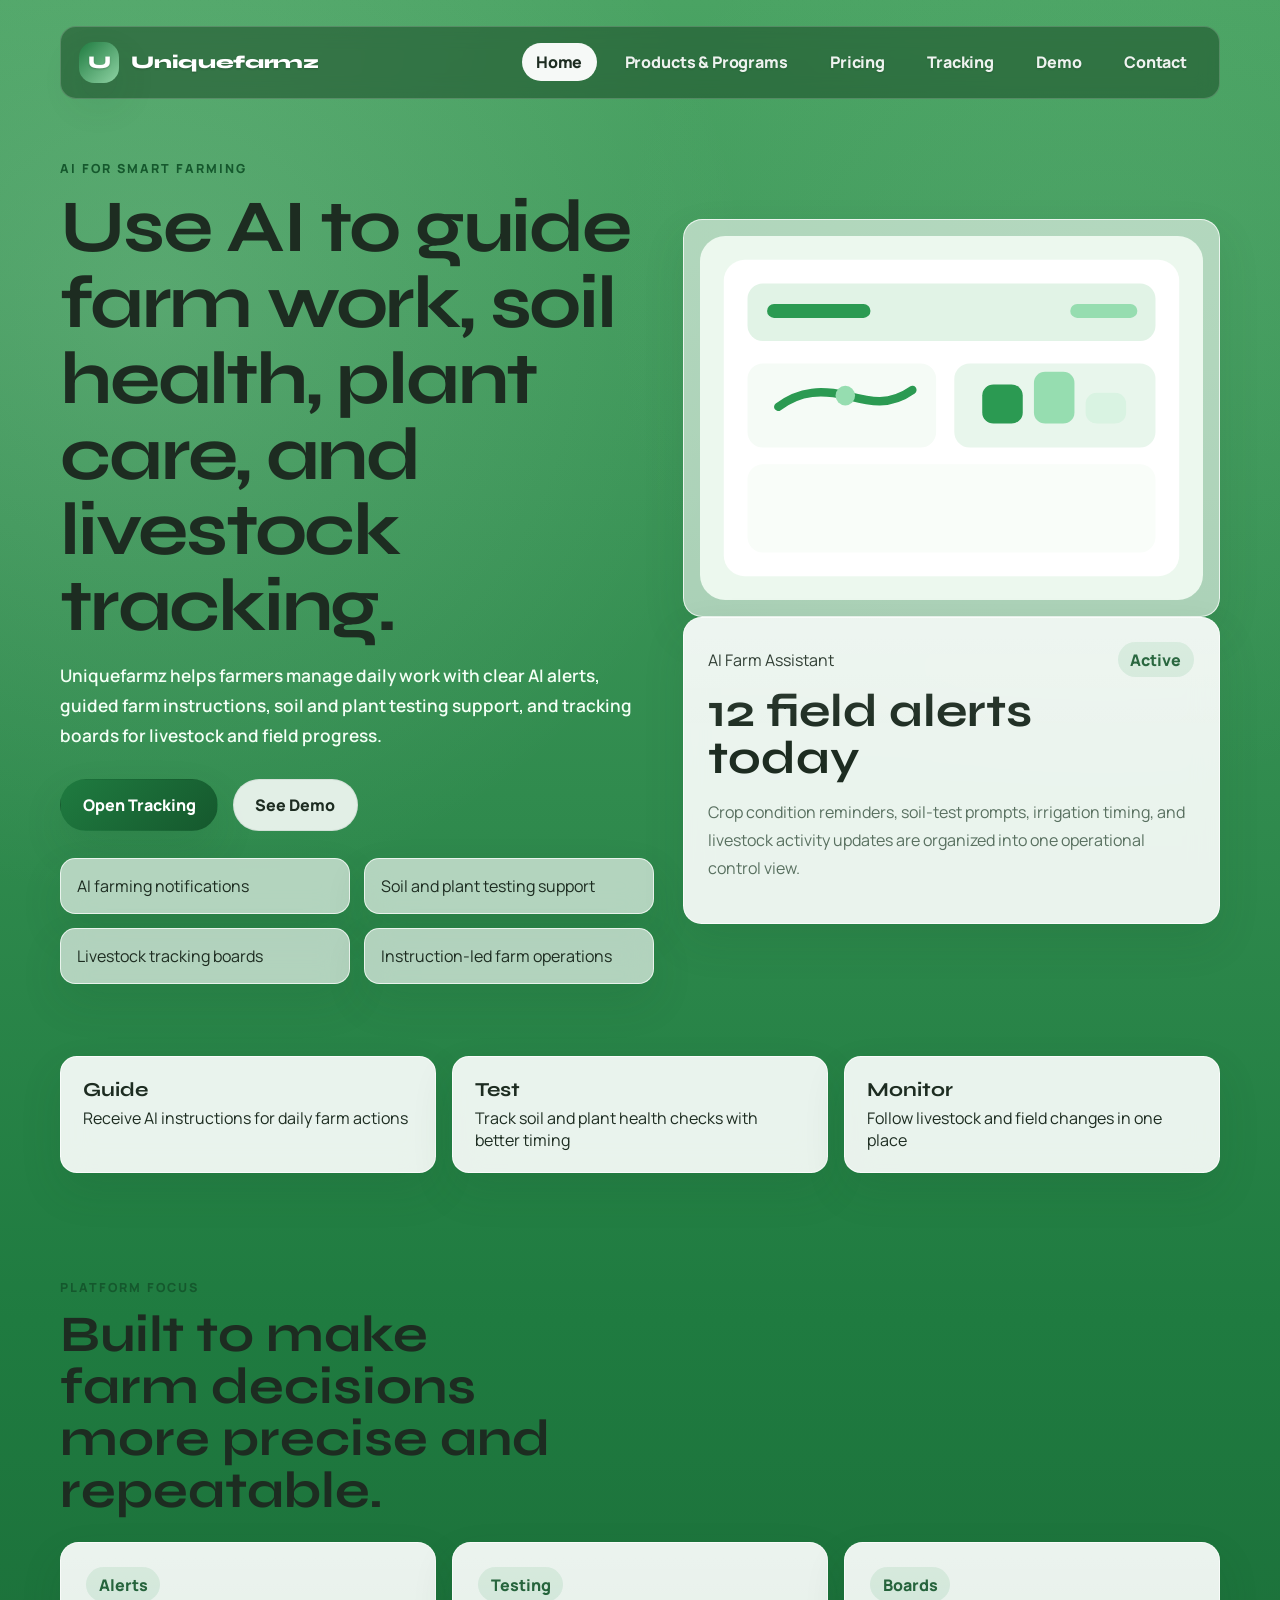
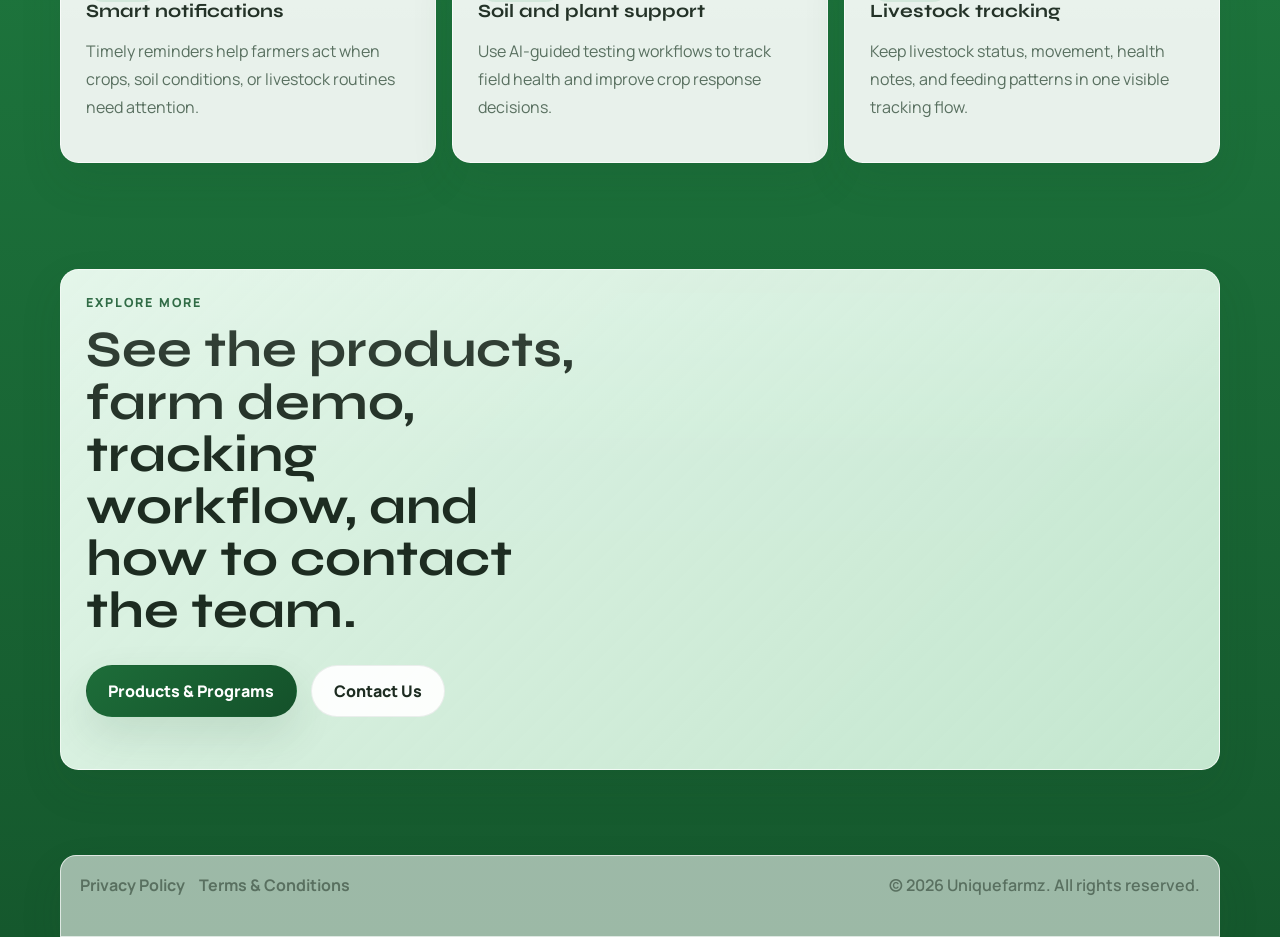
<file: index.html>
<!DOCTYPE html>
<html lang="en">
<head>
  <meta charset="UTF-8">
  <meta name="viewport" content="width=device-width, initial-scale=1.0">
  <title>Uniquefarmz | AI Farming Support Platform</title>
  <meta name="description" content="Uniquefarmz is an AI farming platform that supports soil and plant testing, smart notifications, instructions, and tracking boards for livestock and farm operations.">
  <link rel="preconnect" href="https://fonts.googleapis.com">
  <link rel="preconnect" href="https://fonts.gstatic.com" crossorigin>
  <link href="https://fonts.googleapis.com/css2?family=Syne:wght@500;700;800&family=Manrope:wght@400;500;700;800&display=swap" rel="stylesheet">
  <link rel="stylesheet" href="styles.css">
</head>
<body>
  <div class="site-shell">
    <header class="hero">
      <nav class="topbar">
        <a class="brand" href="index.html">
          <span class="brand-mark">U</span>
          <span class="brand-name">Uniquefarmz</span>
        </a>
        <div class="nav-links">
          <a class="active" href="index.html">Home</a>
          <a href="products.html">Products & Programs</a>
          <a href="pricing.html">Pricing</a>
          <a href="tracking.html">Tracking</a>
          <a href="demo.html">Demo</a>
          <a href="contact.html">Contact</a>
        </div>
      </nav>

      <div class="hero-grid">
        <section class="hero-copy">
          <p class="eyebrow">AI For Smart Farming</p>
          <h1>Use AI to guide farm work, soil health, plant care, and livestock tracking.</h1>
          <p class="lead">Uniquefarmz helps farmers manage daily work with clear AI alerts, guided farm instructions, soil and plant testing support, and tracking boards for livestock and field progress.</p>
          <div class="hero-actions">
            <a class="button button-primary" href="tracking.html">Open Tracking</a>
            <a class="button button-secondary" href="demo.html">See Demo</a>
          </div>
          <ul class="hero-points">
            <li>AI farming notifications</li>
            <li>Soil and plant testing support</li>
            <li>Livestock tracking boards</li>
            <li>Instruction-led farm operations</li>
          </ul>
        </section>

        <aside class="hero-visual">
          <div class="visual-frame">
            <img class="svg-art" src="assets/farm-dashboard.svg" alt="Uniquefarmz farm dashboard illustration">
          </div>
          <div class="status-card">
            <div class="status-row">
              <span>AI Farm Assistant</span>
              <span class="live-pill">Active</span>
            </div>
            <h2>12 field alerts today</h2>
            <p>Crop condition reminders, soil-test prompts, irrigation timing, and livestock activity updates are organized into one operational control view.</p>
          </div>
        </aside>
      </div>
    </header>

    <main>
      <section class="section stat-band">
        <div class="stat-box">
          <strong>Guide</strong>
          <span>Receive AI instructions for daily farm actions</span>
        </div>
        <div class="stat-box">
          <strong>Test</strong>
          <span>Track soil and plant health checks with better timing</span>
        </div>
        <div class="stat-box">
          <strong>Monitor</strong>
          <span>Follow livestock and field changes in one place</span>
        </div>
      </section>

      <section class="section">
        <div class="section-head">
          <p class="eyebrow">Platform Focus</p>
          <h2>Built to make farm decisions more precise and repeatable.</h2>
        </div>
        <div class="feature-grid">
          <article class="feature-card">
            <span class="tag">Alerts</span>
            <h3>Smart notifications</h3>
            <p>Timely reminders help farmers act when crops, soil conditions, or livestock routines need attention.</p>
          </article>
          <article class="feature-card">
            <span class="tag">Testing</span>
            <h3>Soil and plant support</h3>
            <p>Use AI-guided testing workflows to track field health and improve crop response decisions.</p>
          </article>
          <article class="feature-card">
            <span class="tag">Boards</span>
            <h3>Livestock tracking</h3>
            <p>Keep livestock status, movement, health notes, and feeding patterns in one visible tracking flow.</p>
          </article>
        </div>
      </section>

      <section class="section cta-section">
        <div class="cta-card">
          <p class="eyebrow">Explore More</p>
          <h2>See the products, farm demo, tracking workflow, and how to contact the team.</h2>
          <div class="hero-actions">
            <a class="button button-primary" href="products.html">Products & Programs</a>
            <a class="button button-secondary light" href="contact.html">Contact Us</a>
          </div>
        </div>
      </section>
    </main>

    <footer class="site-footer">
      <div class="footer-links">
        <a href="privacy.html">Privacy Policy</a>
        <a href="terms.html">Terms & Conditions</a>
      </div>
      <p>© 2026 Uniquefarmz. All rights reserved.</p>
    </footer>
  </div>
</body>
</html>
</file>
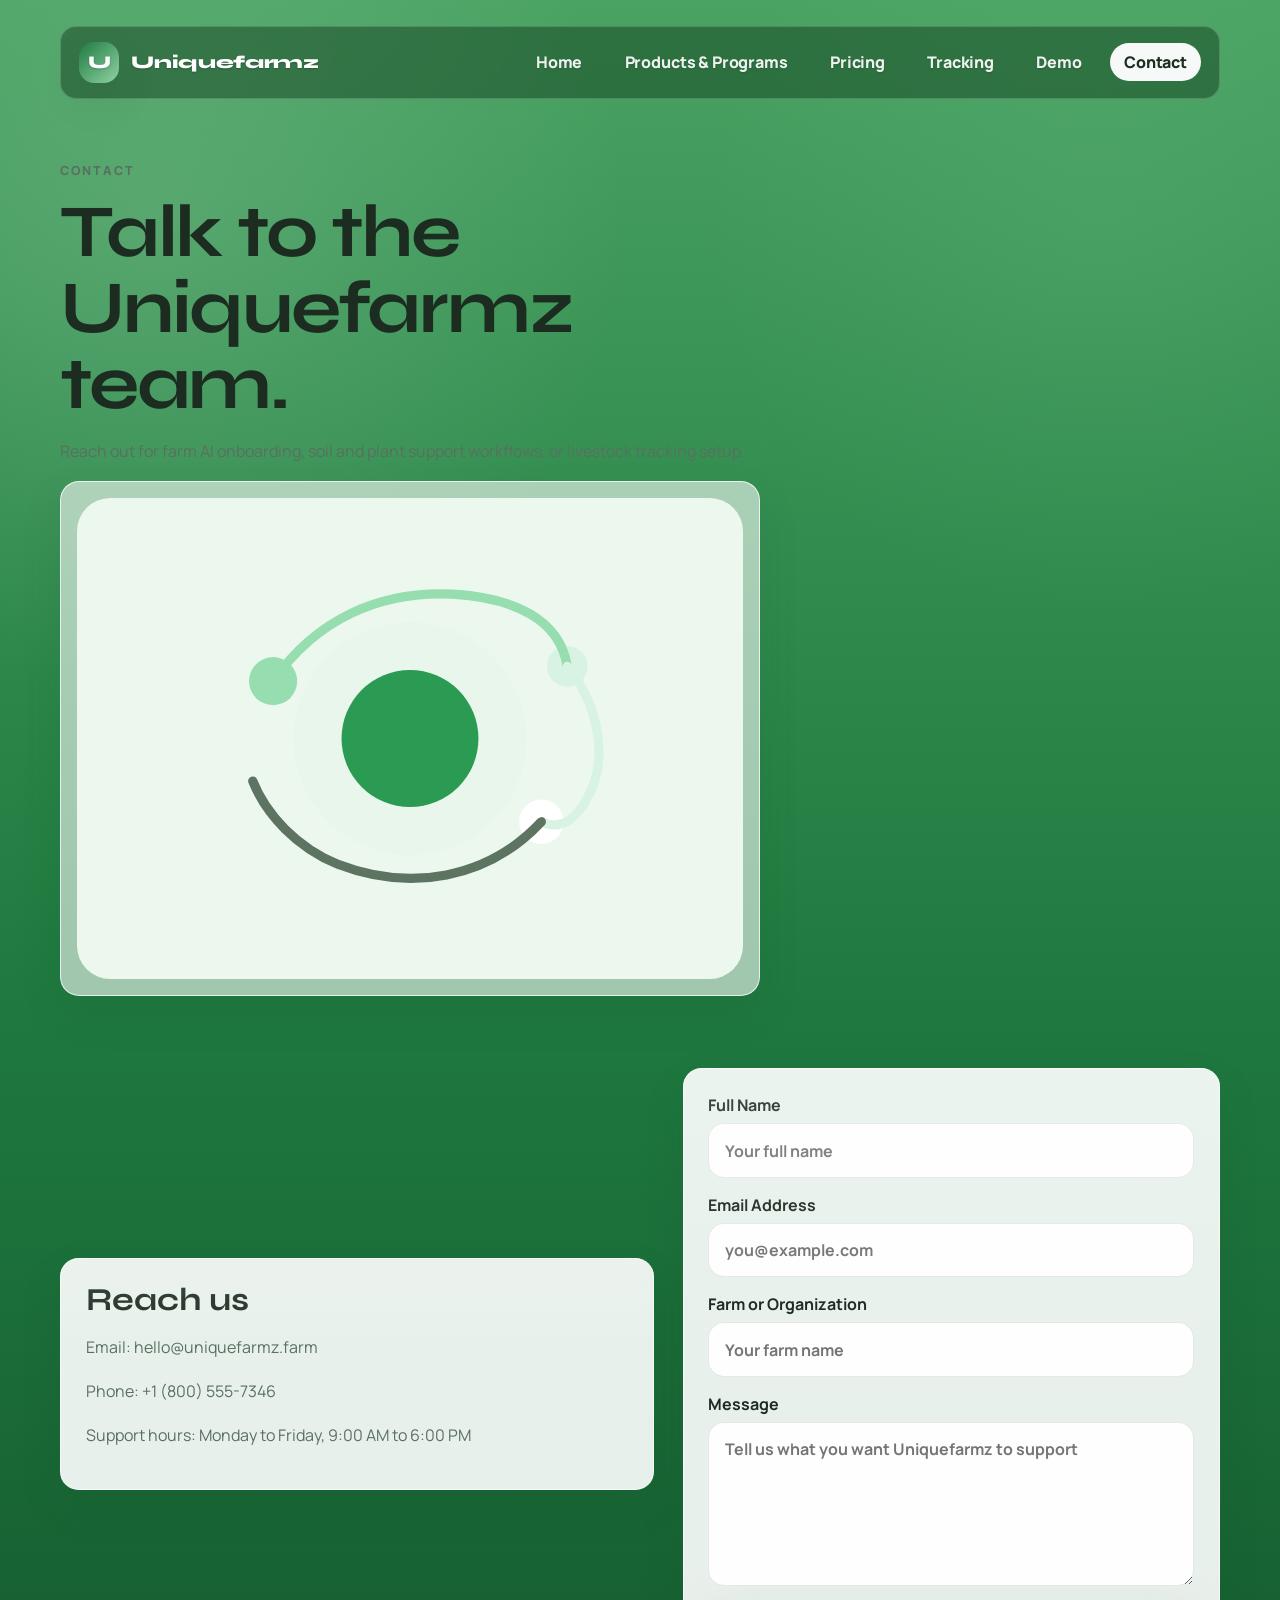
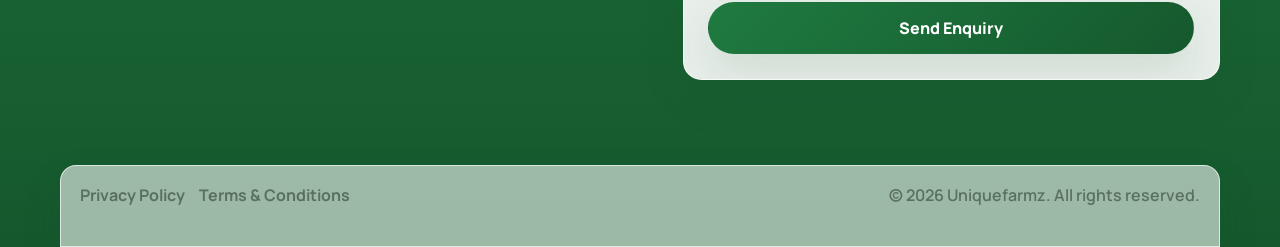
<file: contact.html>
<!DOCTYPE html>
<html lang="en">
<head>
  <meta charset="UTF-8">
  <meta name="viewport" content="width=device-width, initial-scale=1.0">
  <title>Contact | Uniquefarmz</title>
  <meta name="description" content="Contact Uniquefarmz for demos, farm AI setup, soil and plant monitoring support, and livestock tracking enquiries.">
  <link rel="preconnect" href="https://fonts.googleapis.com">
  <link rel="preconnect" href="https://fonts.gstatic.com" crossorigin>
  <link href="https://fonts.googleapis.com/css2?family=Syne:wght@500;700;800&family=Manrope:wght@400;500;700;800&display=swap" rel="stylesheet">
  <link rel="stylesheet" href="styles.css">
</head>
<body>
  <div class="site-shell">
    <header class="subhero">
      <nav class="topbar">
        <a class="brand" href="index.html">
          <span class="brand-mark">U</span>
          <span class="brand-name">Uniquefarmz</span>
        </a>
        <div class="nav-links">
          <a href="index.html">Home</a>
          <a href="products.html">Products & Programs</a>
          <a href="pricing.html">Pricing</a>
          <a href="tracking.html">Tracking</a>
          <a href="demo.html">Demo</a>
          <a class="active" href="contact.html">Contact</a>
        </div>
      </nav>
      <div class="subhero-copy">
        <p class="eyebrow">Contact</p>
        <h1>Talk to the Uniquefarmz team.</h1>
        <p>Reach out for farm AI onboarding, soil and plant support workflows, or livestock tracking setup.</p>
      </div>
      <div class="subhero-art compact-art">
        <img class="svg-art" src="assets/farm-network.svg" alt="Uniquefarmz contact illustration">
      </div>
    </header>

    <main>
      <section class="section contact-grid">
        <div class="contact-card">
          <h2>Reach us</h2>
          <p>Email: hello@uniquefarmz.farm</p>
          <p>Phone: +1 (800) 555-7346</p>
          <p>Support hours: Monday to Friday, 9:00 AM to 6:00 PM</p>
        </div>

        <form class="contact-form glass-panel">
          <label>
            Full Name
            <input type="text" placeholder="Your full name">
          </label>
          <label>
            Email Address
            <input type="email" placeholder="you@example.com">
          </label>
          <label>
            Farm or Organization
            <input type="text" placeholder="Your farm name">
          </label>
          <label>
            Message
            <textarea rows="6" placeholder="Tell us what you want Uniquefarmz to support"></textarea>
          </label>
          <button class="button button-primary" type="submit">Send Enquiry</button>
        </form>
      </section>
    </main>

    <footer class="site-footer">
      <div class="footer-links">
        <a href="privacy.html">Privacy Policy</a>
        <a href="terms.html">Terms & Conditions</a>
      </div>
      <p>© 2026 Uniquefarmz. All rights reserved.</p>
    </footer>
  </div>
</body>
</html>
</file>
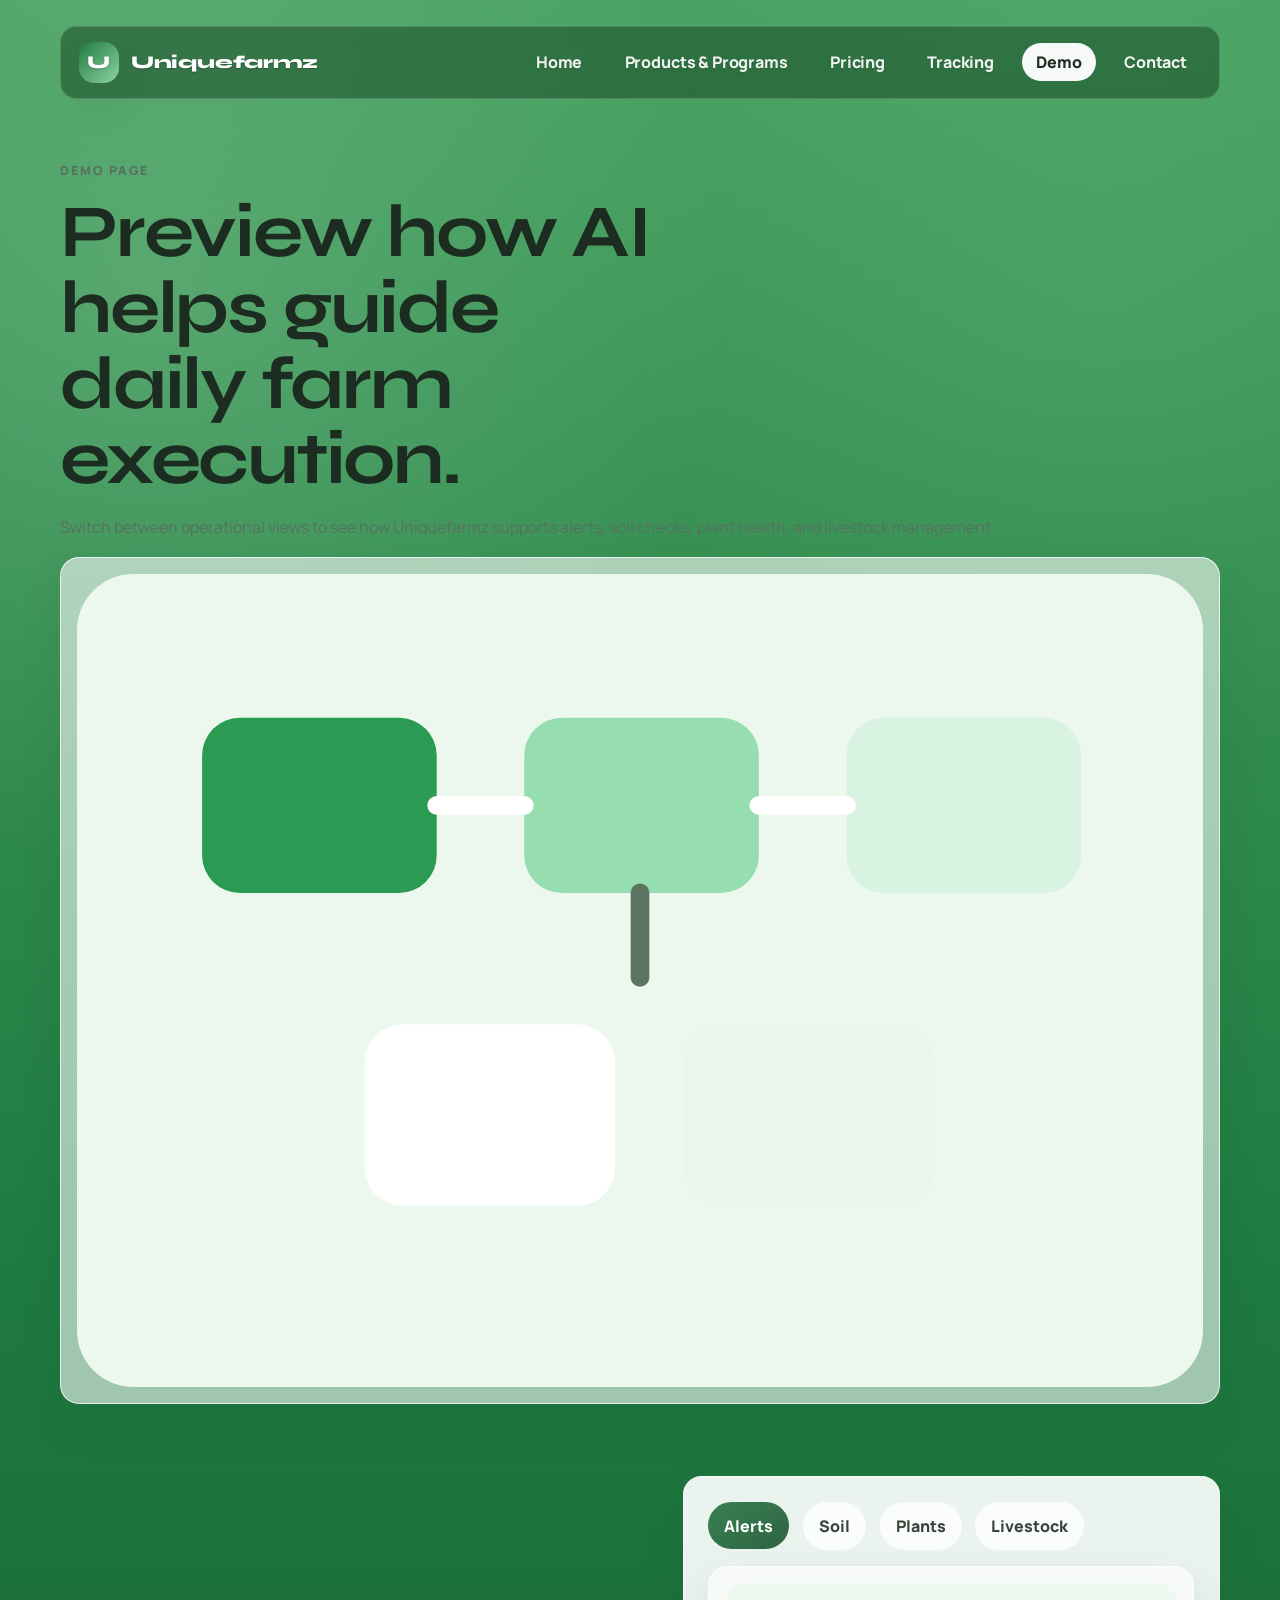
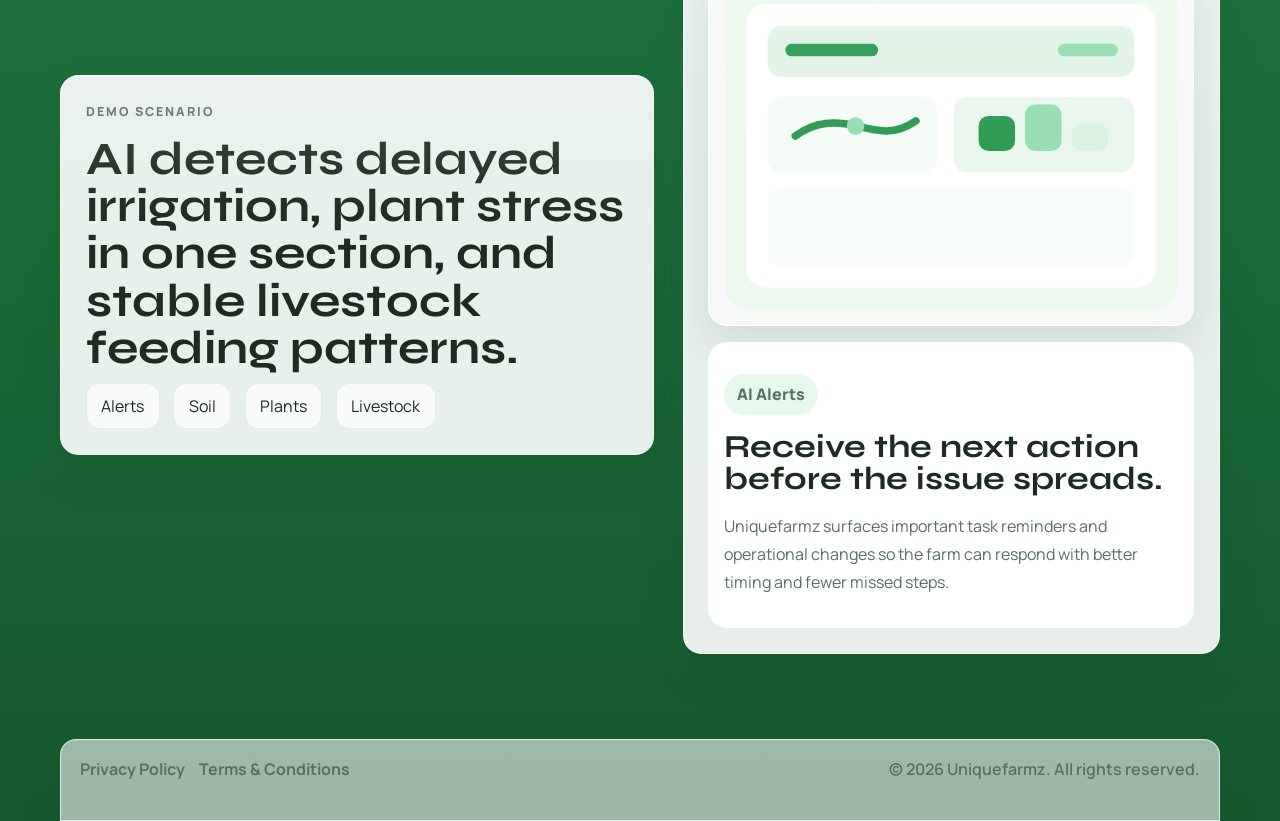
<file: demo.html>
<!DOCTYPE html>
<html lang="en">
<head>
  <meta charset="UTF-8">
  <meta name="viewport" content="width=device-width, initial-scale=1.0">
  <title>Demo | Uniquefarmz</title>
  <meta name="description" content="Explore the Uniquefarmz demo for AI farm alerts, testing workflows, plant monitoring, and livestock tracking.">
  <link rel="preconnect" href="https://fonts.googleapis.com">
  <link rel="preconnect" href="https://fonts.gstatic.com" crossorigin>
  <link href="https://fonts.googleapis.com/css2?family=Syne:wght@500;700;800&family=Manrope:wght@400;500;700;800&display=swap" rel="stylesheet">
  <link rel="stylesheet" href="styles.css">
</head>
<body>
  <div class="site-shell">
    <header class="subhero">
      <nav class="topbar">
        <a class="brand" href="index.html">
          <span class="brand-mark">U</span>
          <span class="brand-name">Uniquefarmz</span>
        </a>
        <div class="nav-links">
          <a href="index.html">Home</a>
          <a href="products.html">Products & Programs</a>
          <a href="pricing.html">Pricing</a>
          <a href="tracking.html">Tracking</a>
          <a class="active" href="demo.html">Demo</a>
          <a href="contact.html">Contact</a>
        </div>
      </nav>
      <div class="subhero-copy">
        <p class="eyebrow">Demo Page</p>
        <h1>Preview how AI helps guide daily farm execution.</h1>
        <p>Switch between operational views to see how Uniquefarmz supports alerts, soil checks, plant health, and livestock management.</p>
      </div>
      <div class="subhero-art">
        <img class="svg-art" src="assets/farm-flow.svg" alt="Uniquefarmz demo illustration">
      </div>
    </header>

    <main>
      <section class="section demo-grid">
        <div class="summary-card">
          <p class="eyebrow">Demo Scenario</p>
          <h2>AI detects delayed irrigation, plant stress in one section, and stable livestock feeding patterns.</h2>
          <div class="chip-row">
            <span>Alerts</span>
            <span>Soil</span>
            <span>Plants</span>
            <span>Livestock</span>
          </div>
        </div>

        <div class="interactive-card">
          <div class="tab-row" role="tablist" aria-label="Uniquefarmz demo views">
            <button class="tab-button active" data-topic="alerts" type="button">Alerts</button>
            <button class="tab-button" data-topic="soil" type="button">Soil</button>
            <button class="tab-button" data-topic="plants" type="button">Plants</button>
            <button class="tab-button" data-topic="livestock" type="button">Livestock</button>
          </div>
          <div class="demo-image-wrap">
            <img class="svg-art" src="assets/farm-dashboard.svg" alt="Farm operations dashboard illustration">
          </div>
          <div class="demo-body">
            <p class="demo-label" id="demo-label">AI Alerts</p>
            <h3 id="demo-title">Receive the next action before the issue spreads.</h3>
            <p id="demo-text">Uniquefarmz surfaces important task reminders and operational changes so the farm can respond with better timing and fewer missed steps.</p>
          </div>
        </div>
      </section>
    </main>

    <footer class="site-footer">
      <div class="footer-links">
        <a href="privacy.html">Privacy Policy</a>
        <a href="terms.html">Terms & Conditions</a>
      </div>
      <p>© 2026 Uniquefarmz. All rights reserved.</p>
    </footer>
  </div>

  <script src="script.js"></script>
</body>
</html>
</file>
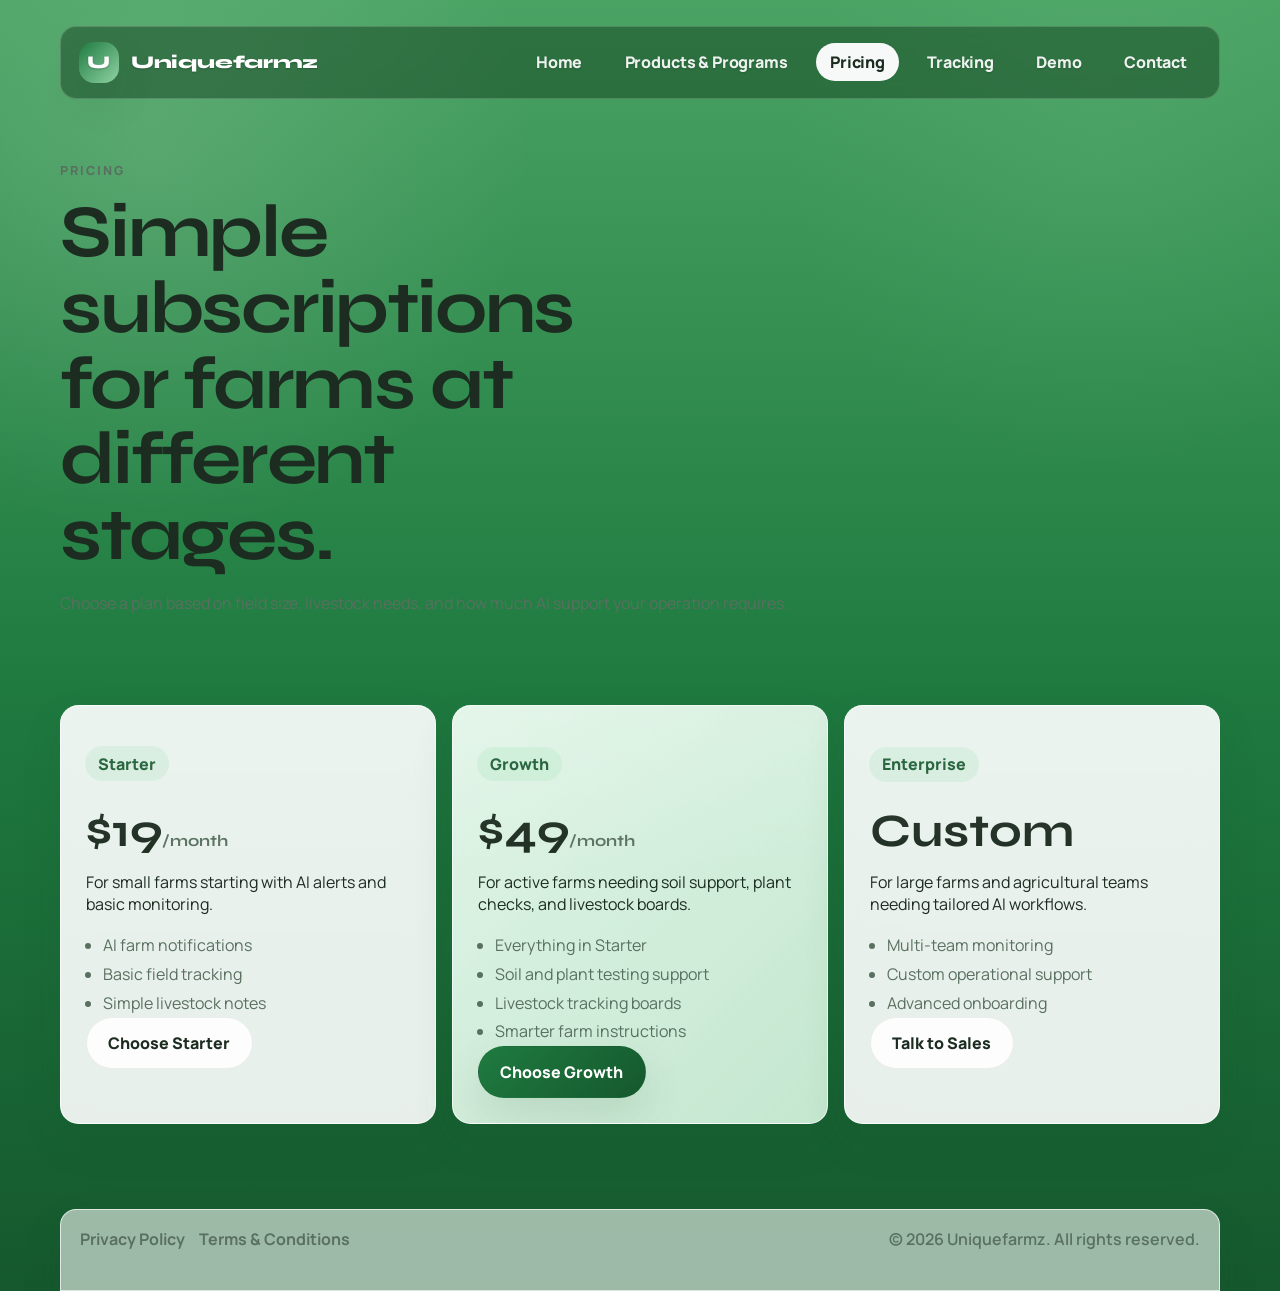
<file: pricing.html>
<!DOCTYPE html>
<html lang="en">
<head>
  <meta charset="UTF-8">
  <meta name="viewport" content="width=device-width, initial-scale=1.0">
  <title>Pricing | Uniquefarmz</title>
  <meta name="description" content="View Uniquefarmz pricing and subscription options for AI farm alerts, soil support, plant monitoring, and livestock tracking.">
  <link rel="preconnect" href="https://fonts.googleapis.com">
  <link rel="preconnect" href="https://fonts.gstatic.com" crossorigin>
  <link href="https://fonts.googleapis.com/css2?family=Syne:wght@500;700;800&family=Manrope:wght@400;500;700;800&display=swap" rel="stylesheet">
  <link rel="stylesheet" href="styles.css">
</head>
<body>
  <div class="site-shell">
    <header class="subhero">
      <nav class="topbar">
        <a class="brand" href="index.html">
          <span class="brand-mark">U</span>
          <span class="brand-name">Uniquefarmz</span>
        </a>
        <div class="nav-links">
          <a href="index.html">Home</a>
          <a href="products.html">Products & Programs</a>
          <a class="active" href="pricing.html">Pricing</a>
          <a href="tracking.html">Tracking</a>
          <a href="demo.html">Demo</a>
          <a href="contact.html">Contact</a>
        </div>
      </nav>
      <div class="subhero-copy">
        <p class="eyebrow">Pricing</p>
        <h1>Simple subscriptions for farms at different stages.</h1>
        <p>Choose a plan based on field size, livestock needs, and how much AI support your operation requires.</p>
      </div>
    </header>

    <main>
      <section class="section pricing-grid">
        <article class="price-card">
          <p class="price-label">Starter</p>
          <h2>$19<span>/month</span></h2>
          <p>For small farms starting with AI alerts and basic monitoring.</p>
          <ul class="detail-list">
            <li>AI farm notifications</li>
            <li>Basic field tracking</li>
            <li>Simple livestock notes</li>
          </ul>
          <a class="button button-secondary" href="contact.html">Choose Starter</a>
        </article>

        <article class="price-card featured">
          <p class="price-label">Growth</p>
          <h2>$49<span>/month</span></h2>
          <p>For active farms needing soil support, plant checks, and livestock boards.</p>
          <ul class="detail-list">
            <li>Everything in Starter</li>
            <li>Soil and plant testing support</li>
            <li>Livestock tracking boards</li>
            <li>Smarter farm instructions</li>
          </ul>
          <a class="button button-primary" href="contact.html">Choose Growth</a>
        </article>

        <article class="price-card">
          <p class="price-label">Enterprise</p>
          <h2>Custom</h2>
          <p>For large farms and agricultural teams needing tailored AI workflows.</p>
          <ul class="detail-list">
            <li>Multi-team monitoring</li>
            <li>Custom operational support</li>
            <li>Advanced onboarding</li>
          </ul>
          <a class="button button-secondary" href="contact.html">Talk to Sales</a>
        </article>
      </section>
    </main>

    <footer class="site-footer">
      <div class="footer-links">
        <a href="privacy.html">Privacy Policy</a>
        <a href="terms.html">Terms & Conditions</a>
      </div>
      <p>© 2026 Uniquefarmz. All rights reserved.</p>
    </footer>
  </div>
</body>
</html>
</file>
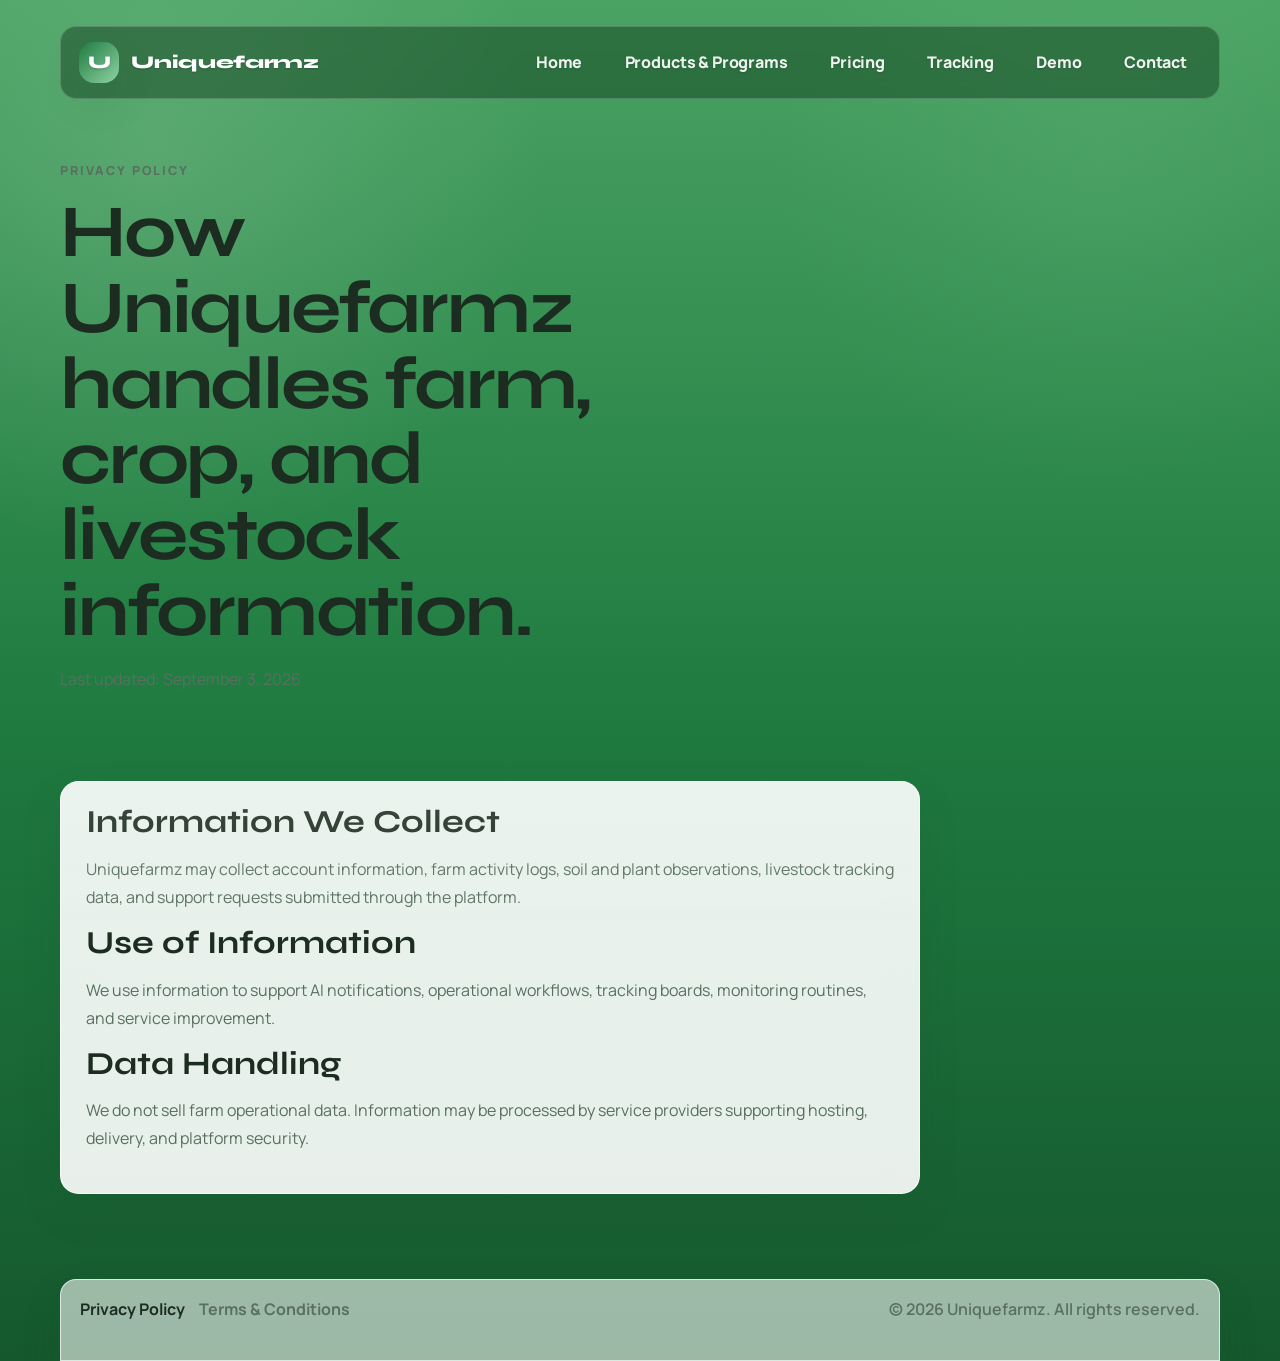
<file: privacy.html>
<!DOCTYPE html>
<html lang="en">
<head>
  <meta charset="UTF-8">
  <meta name="viewport" content="width=device-width, initial-scale=1.0">
  <title>Privacy Policy | Uniquefarmz</title>
  <meta name="description" content="Read the Uniquefarmz privacy policy for farm monitoring, livestock tracking, and AI operational support information.">
  <link rel="preconnect" href="https://fonts.googleapis.com">
  <link rel="preconnect" href="https://fonts.gstatic.com" crossorigin>
  <link href="https://fonts.googleapis.com/css2?family=Syne:wght@500;700;800&family=Manrope:wght@400;500;700;800&display=swap" rel="stylesheet">
  <link rel="stylesheet" href="styles.css">
</head>
<body>
  <div class="site-shell">
    <header class="subhero">
      <nav class="topbar">
        <a class="brand" href="index.html">
          <span class="brand-mark">U</span>
          <span class="brand-name">Uniquefarmz</span>
        </a>
        <div class="nav-links">
          <a href="index.html">Home</a>
          <a href="products.html">Products & Programs</a>
          <a href="pricing.html">Pricing</a>
          <a href="tracking.html">Tracking</a>
          <a href="demo.html">Demo</a>
          <a href="contact.html">Contact</a>
        </div>
      </nav>
      <div class="subhero-copy">
        <p class="eyebrow">Privacy Policy</p>
        <h1>How Uniquefarmz handles farm, crop, and livestock information.</h1>
        <p>Last updated: September 3, 2026</p>
      </div>
    </header>
    <main>
      <section class="section legal-section">
        <article class="legal-card">
          <h2>Information We Collect</h2>
          <p>Uniquefarmz may collect account information, farm activity logs, soil and plant observations, livestock tracking data, and support requests submitted through the platform.</p>
          <h2>Use of Information</h2>
          <p>We use information to support AI notifications, operational workflows, tracking boards, monitoring routines, and service improvement.</p>
          <h2>Data Handling</h2>
          <p>We do not sell farm operational data. Information may be processed by service providers supporting hosting, delivery, and platform security.</p>
        </article>
      </section>
    </main>
    <footer class="site-footer">
      <div class="footer-links">
        <a class="active" href="privacy.html">Privacy Policy</a>
        <a href="terms.html">Terms & Conditions</a>
      </div>
      <p>© 2026 Uniquefarmz. All rights reserved.</p>
    </footer>
  </div>
</body>
</html>
</file>
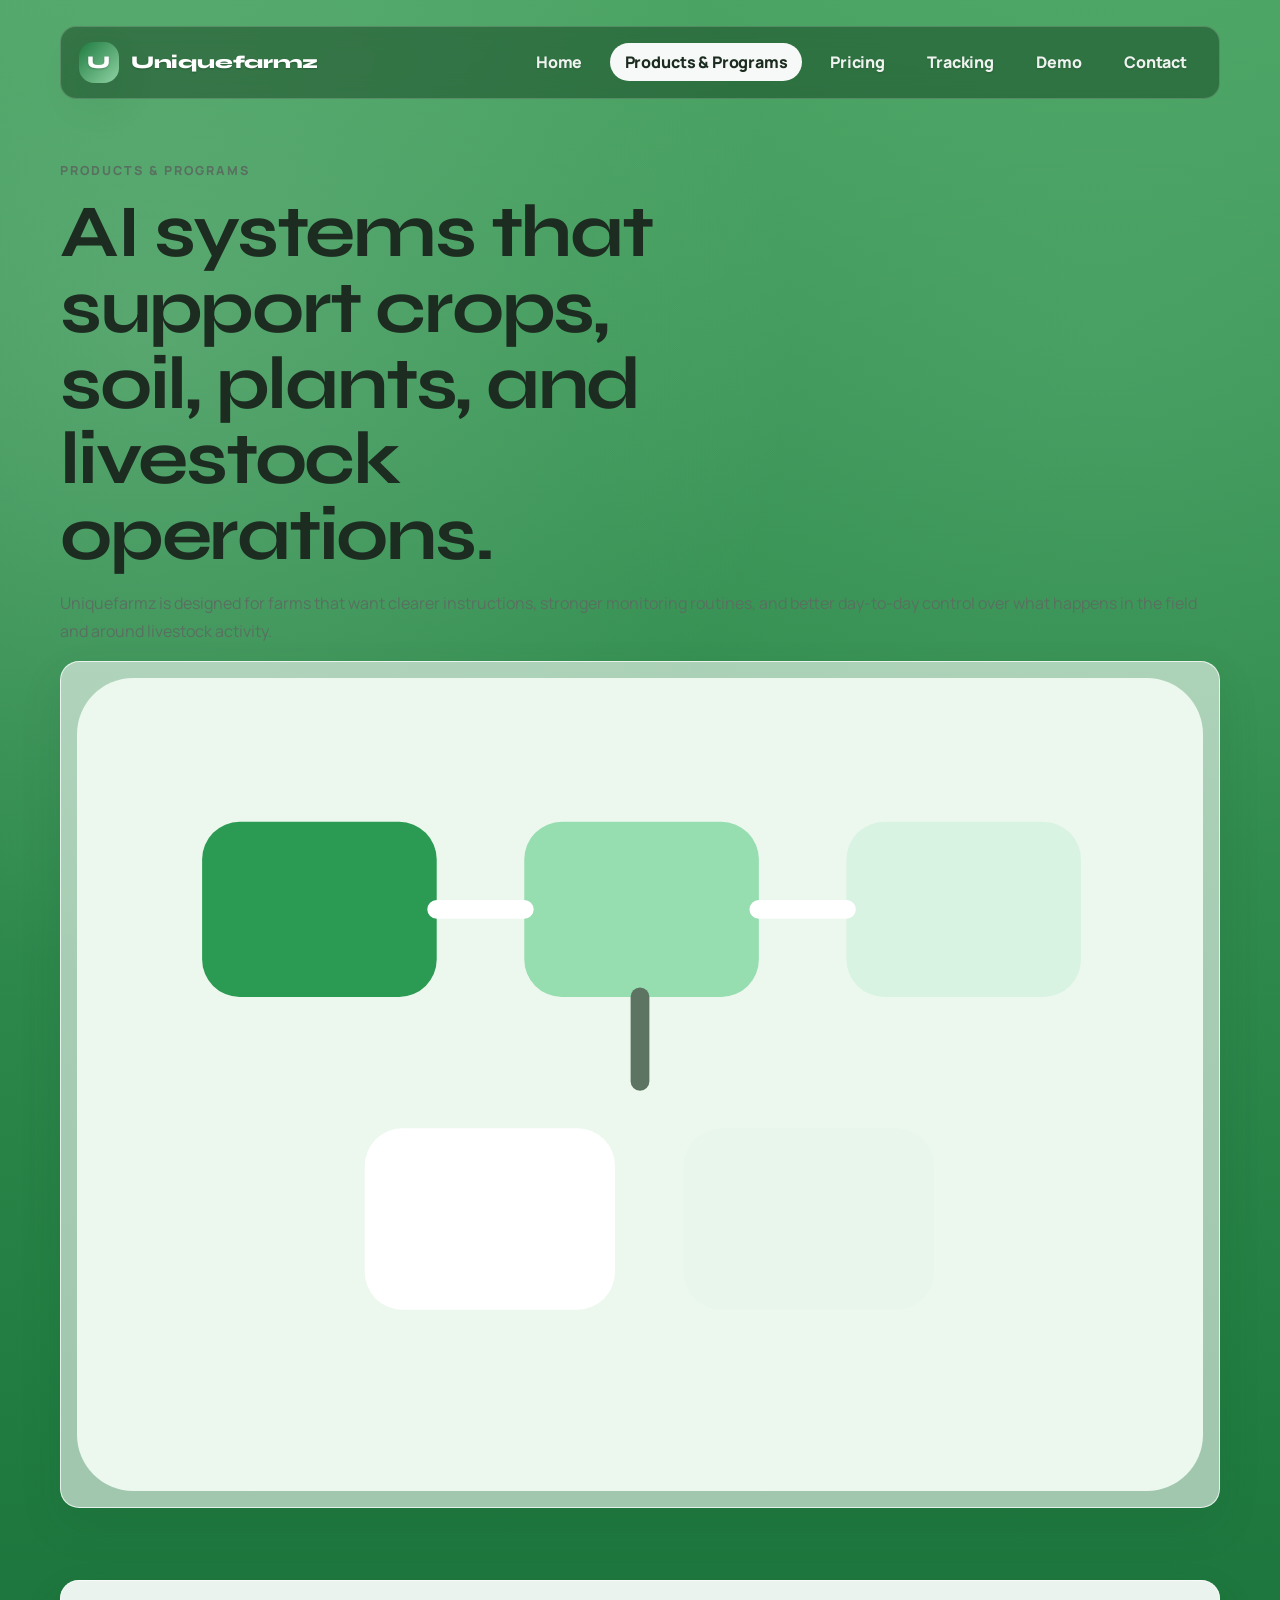
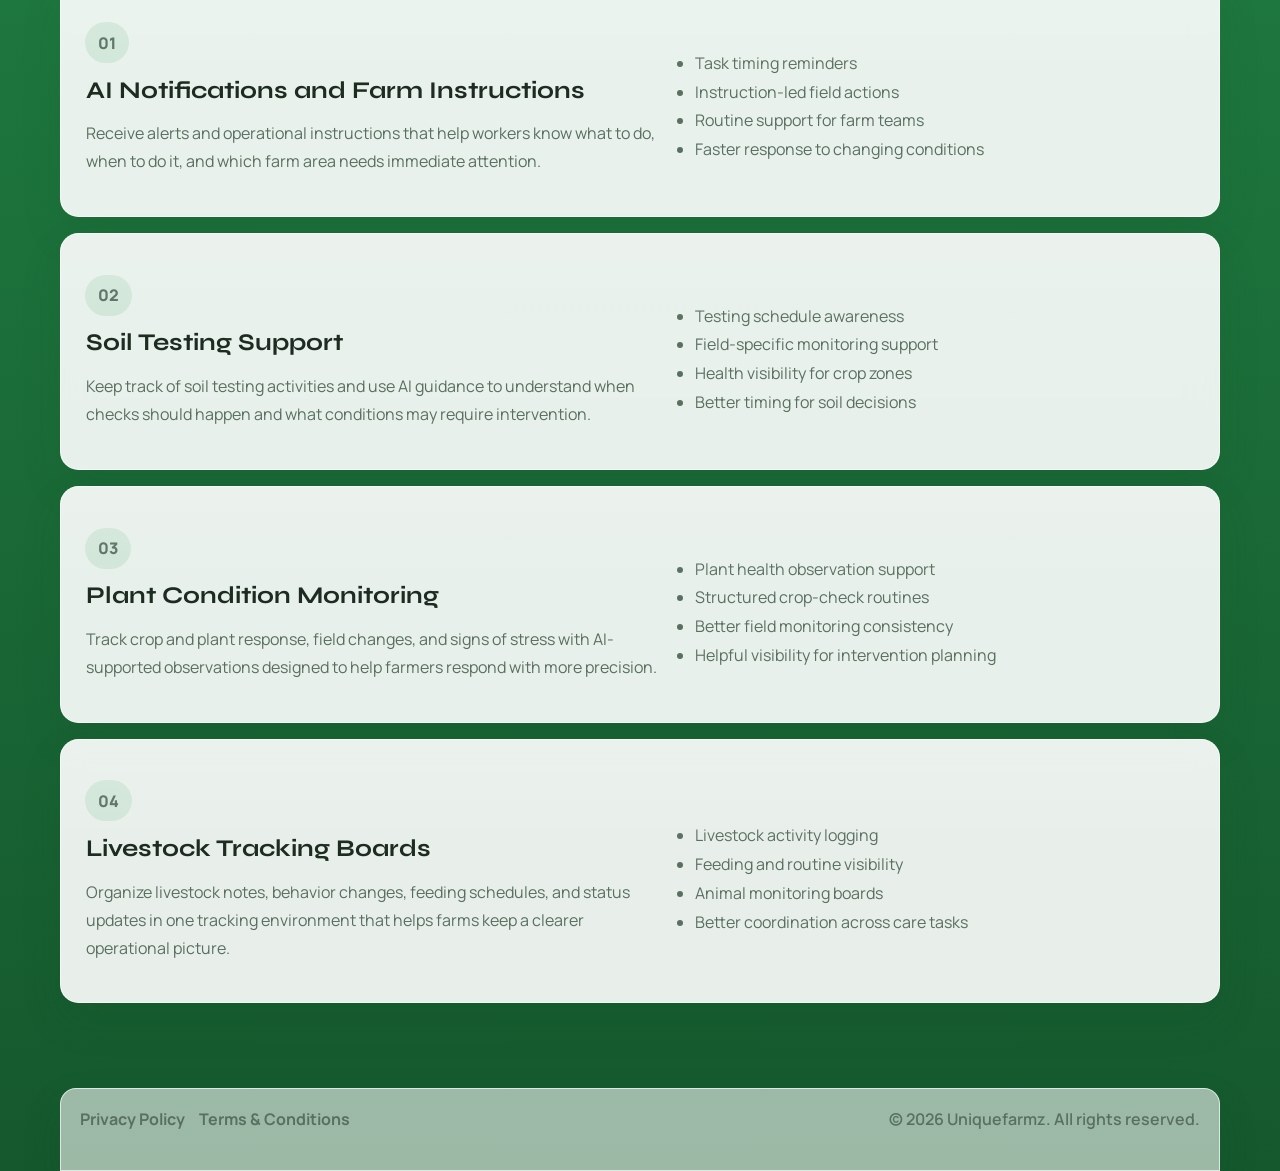
<file: products.html>
<!DOCTYPE html>
<html lang="en">
<head>
  <meta charset="UTF-8">
  <meta name="viewport" content="width=device-width, initial-scale=1.0">
  <title>Products & Programs | Uniquefarmz</title>
  <meta name="description" content="Explore Uniquefarmz products and program features for AI farm notifications, soil testing, plant support, and livestock tracking.">
  <link rel="preconnect" href="https://fonts.googleapis.com">
  <link rel="preconnect" href="https://fonts.gstatic.com" crossorigin>
  <link href="https://fonts.googleapis.com/css2?family=Syne:wght@500;700;800&family=Manrope:wght@400;500;700;800&display=swap" rel="stylesheet">
  <link rel="stylesheet" href="styles.css">
</head>
<body>
  <div class="site-shell">
    <header class="subhero">
      <nav class="topbar">
        <a class="brand" href="index.html">
          <span class="brand-mark">U</span>
          <span class="brand-name">Uniquefarmz</span>
        </a>
        <div class="nav-links">
          <a href="index.html">Home</a>
          <a class="active" href="products.html">Products & Programs</a>
          <a href="pricing.html">Pricing</a>
          <a href="tracking.html">Tracking</a>
          <a href="demo.html">Demo</a>
          <a href="contact.html">Contact</a>
        </div>
      </nav>
      <div class="subhero-copy">
        <p class="eyebrow">Products & Programs</p>
        <h1>AI systems that support crops, soil, plants, and livestock operations.</h1>
        <p>Uniquefarmz is designed for farms that want clearer instructions, stronger monitoring routines, and better day-to-day control over what happens in the field and around livestock activity.</p>
      </div>
      <div class="subhero-art">
        <img class="svg-art" src="assets/farm-flow.svg" alt="Uniquefarmz farm flow illustration">
      </div>
    </header>

    <main>
      <section class="section stack">
        <article class="panel wide">
          <div>
            <p class="tag">01</p>
            <h2>AI Notifications and Farm Instructions</h2>
            <p>Receive alerts and operational instructions that help workers know what to do, when to do it, and which farm area needs immediate attention.</p>
          </div>
          <ul class="detail-list">
            <li>Task timing reminders</li>
            <li>Instruction-led field actions</li>
            <li>Routine support for farm teams</li>
            <li>Faster response to changing conditions</li>
          </ul>
        </article>

        <article class="panel wide">
          <div>
            <p class="tag">02</p>
            <h2>Soil Testing Support</h2>
            <p>Keep track of soil testing activities and use AI guidance to understand when checks should happen and what conditions may require intervention.</p>
          </div>
          <ul class="detail-list">
            <li>Testing schedule awareness</li>
            <li>Field-specific monitoring support</li>
            <li>Health visibility for crop zones</li>
            <li>Better timing for soil decisions</li>
          </ul>
        </article>

        <article class="panel wide">
          <div>
            <p class="tag">03</p>
            <h2>Plant Condition Monitoring</h2>
            <p>Track crop and plant response, field changes, and signs of stress with AI-supported observations designed to help farmers respond with more precision.</p>
          </div>
          <ul class="detail-list">
            <li>Plant health observation support</li>
            <li>Structured crop-check routines</li>
            <li>Better field monitoring consistency</li>
            <li>Helpful visibility for intervention planning</li>
          </ul>
        </article>

        <article class="panel wide">
          <div>
            <p class="tag">04</p>
            <h2>Livestock Tracking Boards</h2>
            <p>Organize livestock notes, behavior changes, feeding schedules, and status updates in one tracking environment that helps farms keep a clearer operational picture.</p>
          </div>
          <ul class="detail-list">
            <li>Livestock activity logging</li>
            <li>Feeding and routine visibility</li>
            <li>Animal monitoring boards</li>
            <li>Better coordination across care tasks</li>
          </ul>
        </article>
      </section>
    </main>

    <footer class="site-footer">
      <div class="footer-links">
        <a href="privacy.html">Privacy Policy</a>
        <a href="terms.html">Terms & Conditions</a>
      </div>
      <p>© 2026 Uniquefarmz. All rights reserved.</p>
    </footer>
  </div>
</body>
</html>
</file>
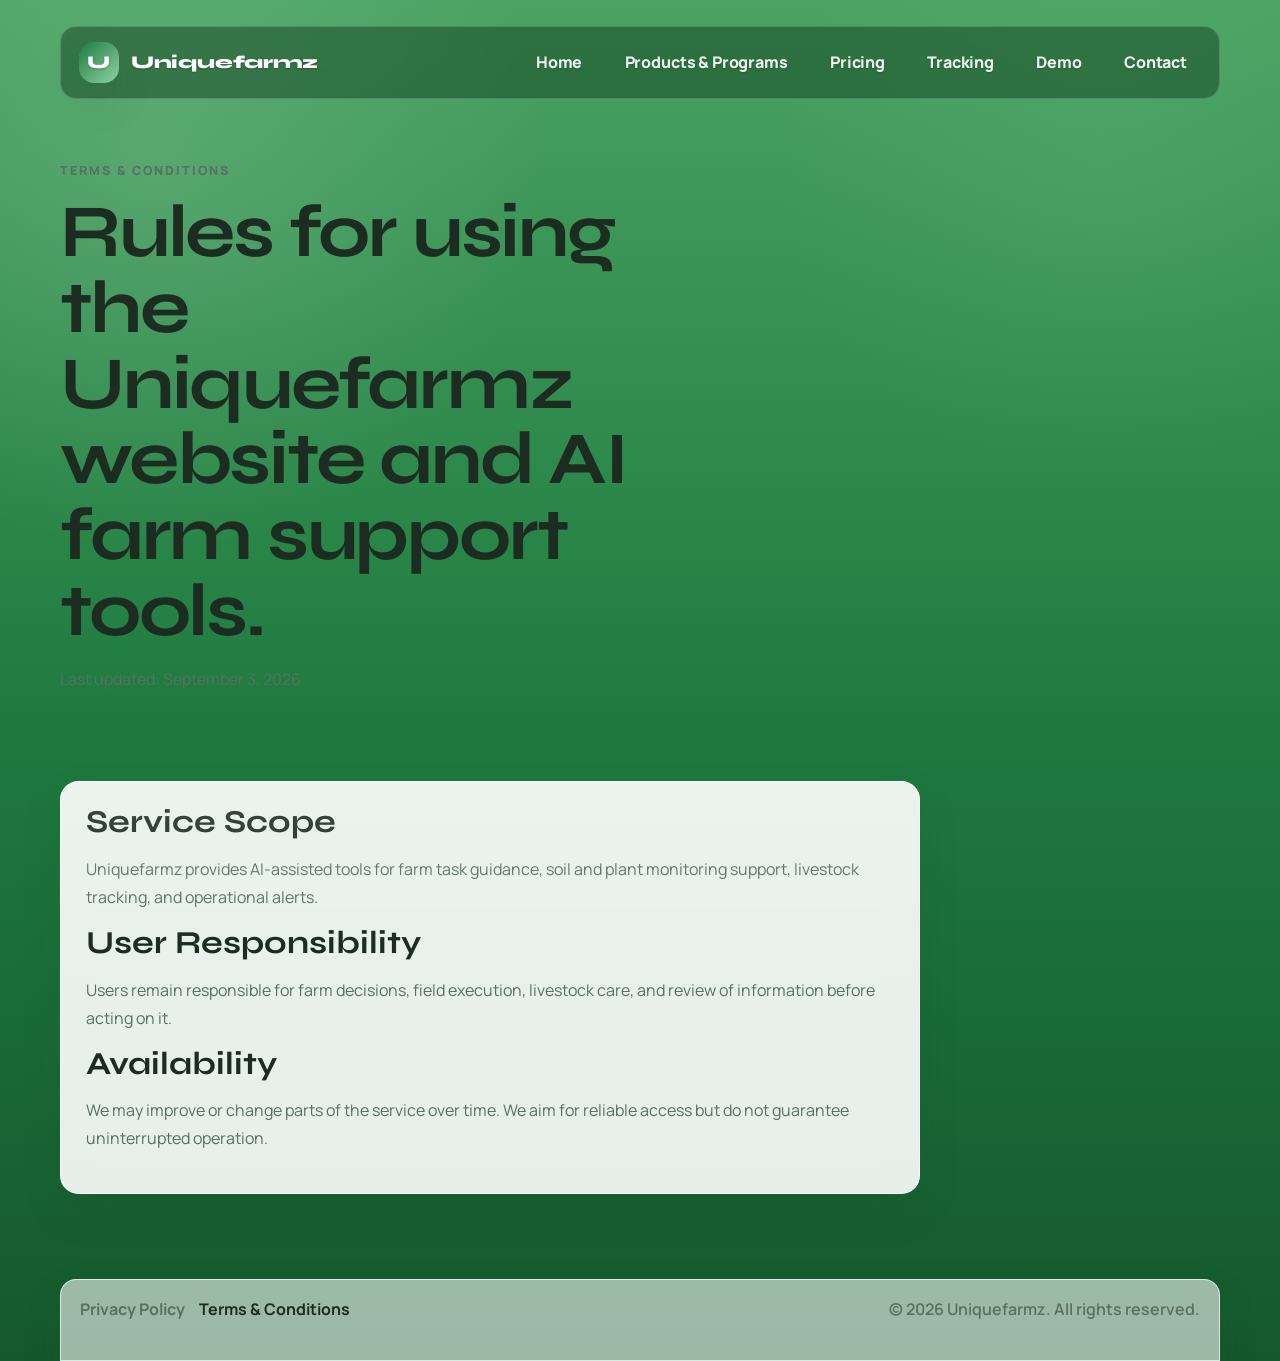
<file: terms.html>
<!DOCTYPE html>
<html lang="en">
<head>
  <meta charset="UTF-8">
  <meta name="viewport" content="width=device-width, initial-scale=1.0">
  <title>Terms & Conditions | Uniquefarmz</title>
  <meta name="description" content="Read the Uniquefarmz terms and conditions for using the AI farming support website and platform.">
  <link rel="preconnect" href="https://fonts.googleapis.com">
  <link rel="preconnect" href="https://fonts.gstatic.com" crossorigin>
  <link href="https://fonts.googleapis.com/css2?family=Syne:wght@500;700;800&family=Manrope:wght@400;500;700;800&display=swap" rel="stylesheet">
  <link rel="stylesheet" href="styles.css">
</head>
<body>
  <div class="site-shell">
    <header class="subhero">
      <nav class="topbar">
        <a class="brand" href="index.html">
          <span class="brand-mark">U</span>
          <span class="brand-name">Uniquefarmz</span>
        </a>
        <div class="nav-links">
          <a href="index.html">Home</a>
          <a href="products.html">Products & Programs</a>
          <a href="pricing.html">Pricing</a>
          <a href="tracking.html">Tracking</a>
          <a href="demo.html">Demo</a>
          <a href="contact.html">Contact</a>
        </div>
      </nav>
      <div class="subhero-copy">
        <p class="eyebrow">Terms & Conditions</p>
        <h1>Rules for using the Uniquefarmz website and AI farm support tools.</h1>
        <p>Last updated: September 3, 2026</p>
      </div>
    </header>
    <main>
      <section class="section legal-section">
        <article class="legal-card">
          <h2>Service Scope</h2>
          <p>Uniquefarmz provides AI-assisted tools for farm task guidance, soil and plant monitoring support, livestock tracking, and operational alerts.</p>
          <h2>User Responsibility</h2>
          <p>Users remain responsible for farm decisions, field execution, livestock care, and review of information before acting on it.</p>
          <h2>Availability</h2>
          <p>We may improve or change parts of the service over time. We aim for reliable access but do not guarantee uninterrupted operation.</p>
        </article>
      </section>
    </main>
    <footer class="site-footer">
      <div class="footer-links">
        <a href="privacy.html">Privacy Policy</a>
        <a class="active" href="terms.html">Terms & Conditions</a>
      </div>
      <p>© 2026 Uniquefarmz. All rights reserved.</p>
    </footer>
  </div>
</body>
</html>
</file>
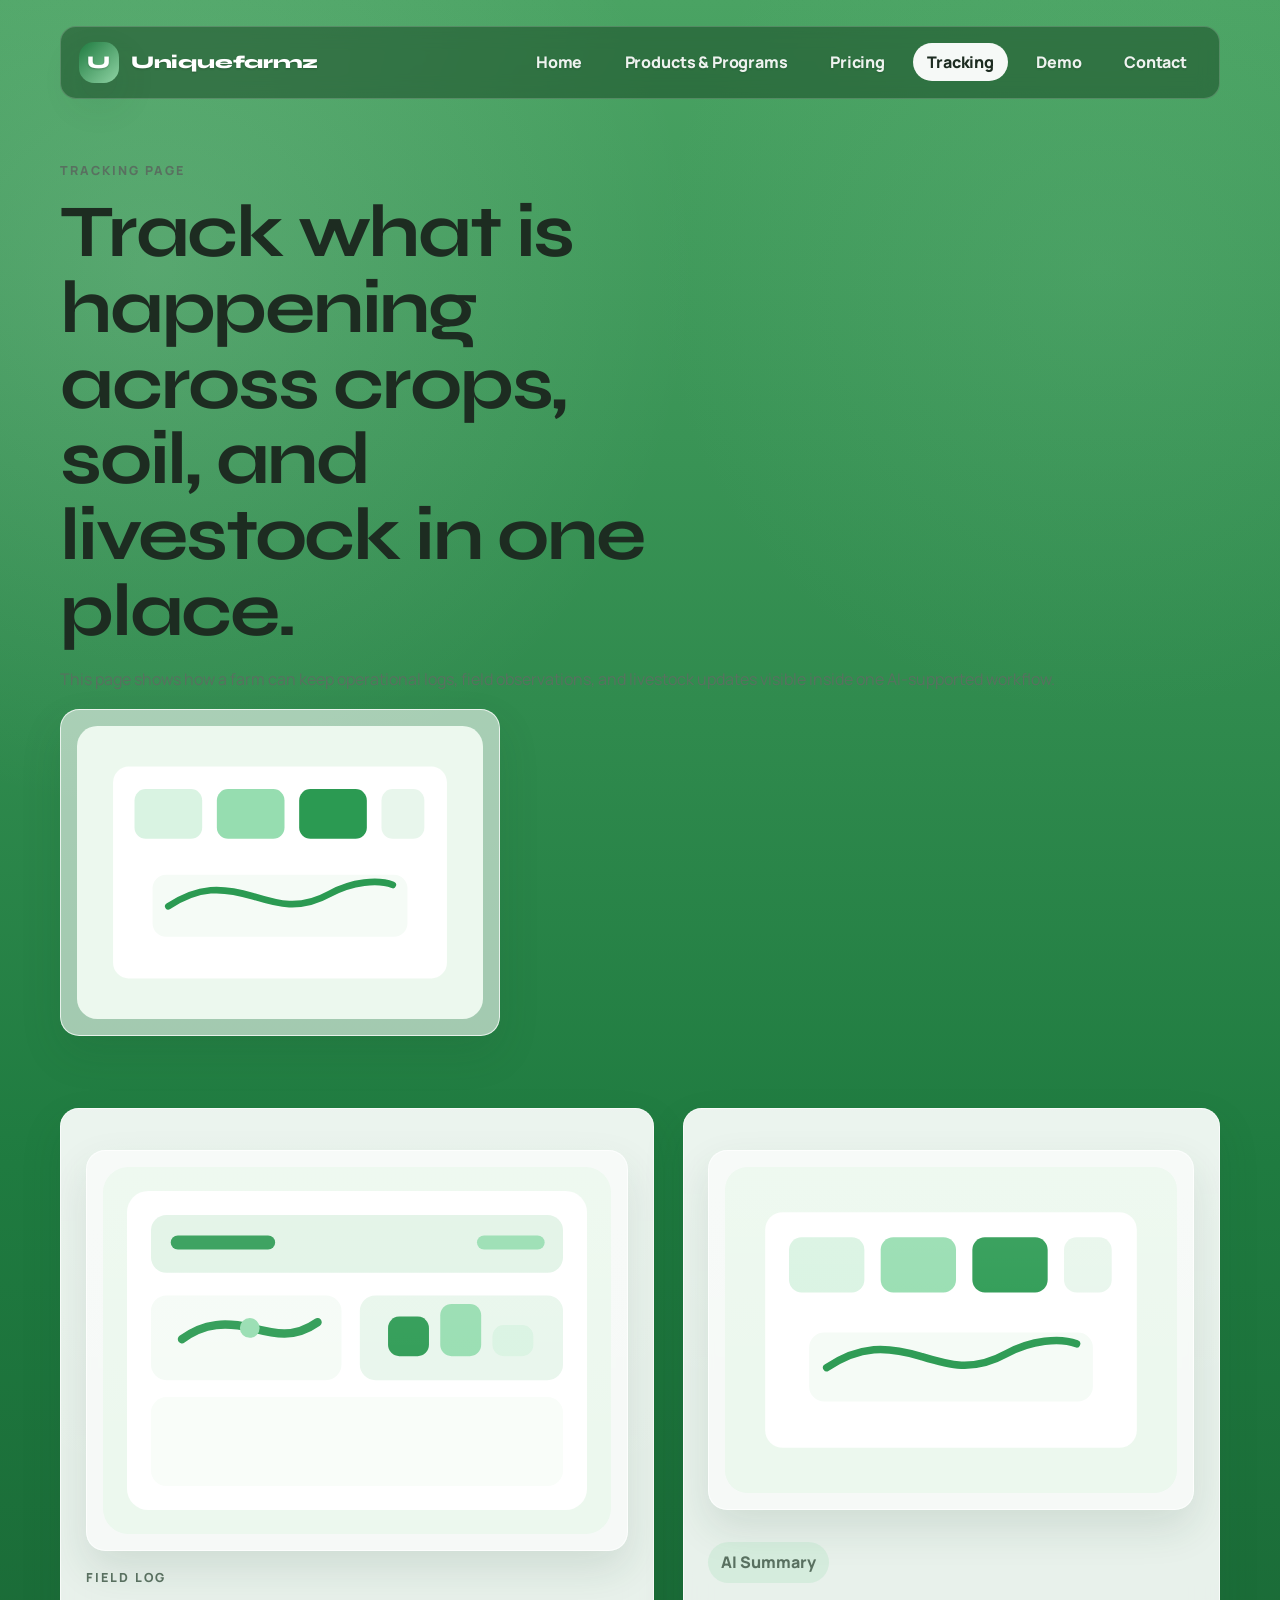
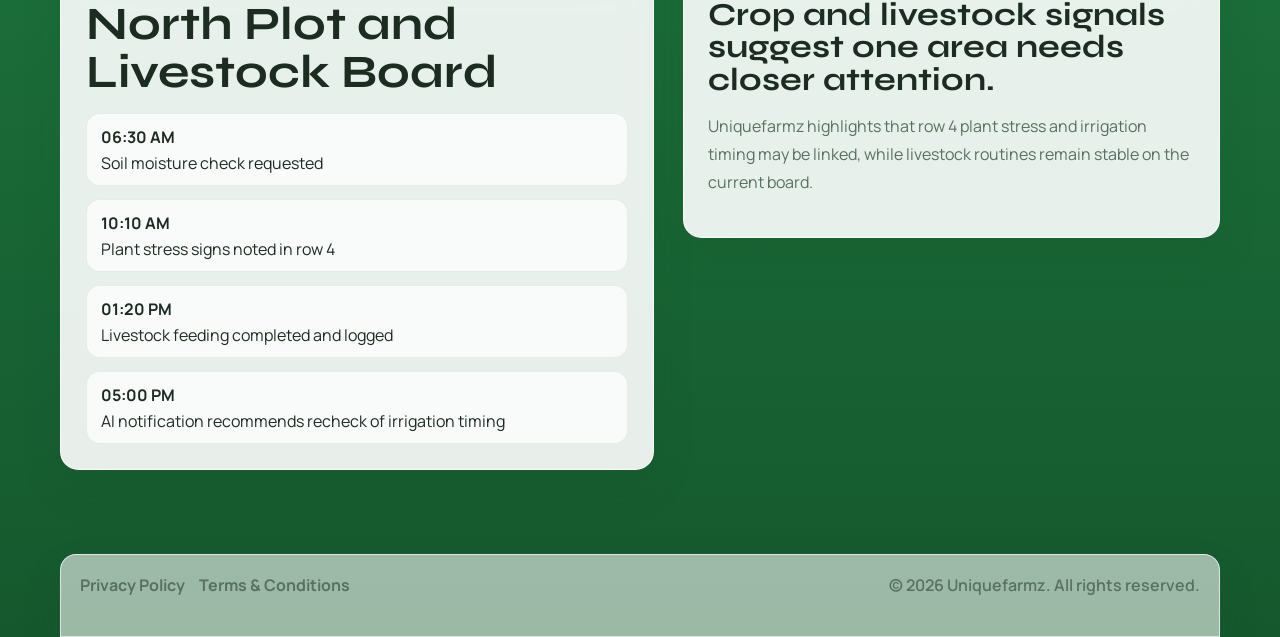
<file: tracking.html>
<!DOCTYPE html>
<html lang="en">
<head>
  <meta charset="UTF-8">
  <meta name="viewport" content="width=device-width, initial-scale=1.0">
  <title>Tracking | Uniquefarmz</title>
  <meta name="description" content="Track soil checks, plant conditions, livestock notes, and farm activities with Uniquefarmz.">
  <link rel="preconnect" href="https://fonts.googleapis.com">
  <link rel="preconnect" href="https://fonts.gstatic.com" crossorigin>
  <link href="https://fonts.googleapis.com/css2?family=Syne:wght@500;700;800&family=Manrope:wght@400;500;700;800&display=swap" rel="stylesheet">
  <link rel="stylesheet" href="styles.css">
</head>
<body>
  <div class="site-shell">
    <header class="subhero">
      <nav class="topbar">
        <a class="brand" href="index.html">
          <span class="brand-mark">U</span>
          <span class="brand-name">Uniquefarmz</span>
        </a>
        <div class="nav-links">
          <a href="index.html">Home</a>
          <a href="products.html">Products & Programs</a>
          <a href="pricing.html">Pricing</a>
          <a class="active" href="tracking.html">Tracking</a>
          <a href="demo.html">Demo</a>
          <a href="contact.html">Contact</a>
        </div>
      </nav>
      <div class="subhero-copy">
        <p class="eyebrow">Tracking Page</p>
        <h1>Track what is happening across crops, soil, and livestock in one place.</h1>
        <p>This page shows how a farm can keep operational logs, field observations, and livestock updates visible inside one AI-supported workflow.</p>
      </div>
      <div class="subhero-art compact-art tracking-hero-art">
        <img class="svg-art" src="assets/tracking-board.svg" alt="Uniquefarmz tracking board overview">
      </div>
    </header>

    <main>
      <section class="section tracking-grid">
        <div class="glass-panel">
          <div class="demo-image-wrap">
            <img class="svg-art" src="assets/farm-dashboard.svg" alt="Uniquefarmz field tracking dashboard">
          </div>
          <p class="eyebrow">Field Log</p>
          <h2>North Plot and Livestock Board</h2>
          <div class="timeline-list">
            <div class="timeline-item">
              <strong>06:30 AM</strong>
              <span>Soil moisture check requested</span>
            </div>
            <div class="timeline-item">
              <strong>10:10 AM</strong>
              <span>Plant stress signs noted in row 4</span>
            </div>
            <div class="timeline-item">
              <strong>01:20 PM</strong>
              <span>Livestock feeding completed and logged</span>
            </div>
            <div class="timeline-item">
              <strong>05:00 PM</strong>
              <span>AI notification recommends recheck of irrigation timing</span>
            </div>
          </div>
        </div>

        <div class="glass-panel tracking-summary">
          <div class="demo-image-wrap">
            <img class="svg-art" src="assets/tracking-board.svg" alt="Farm tracking board illustration">
          </div>
          <p class="demo-label">AI Summary</p>
          <h3>Crop and livestock signals suggest one area needs closer attention.</h3>
          <p>Uniquefarmz highlights that row 4 plant stress and irrigation timing may be linked, while livestock routines remain stable on the current board.</p>
        </div>
      </section>
    </main>

    <footer class="site-footer">
      <div class="footer-links">
        <a href="privacy.html">Privacy Policy</a>
        <a href="terms.html">Terms & Conditions</a>
      </div>
      <p>© 2026 Uniquefarmz. All rights reserved.</p>
    </footer>
  </div>
</body>
</html>
</file>
<file: styles.css>
:root {
  --bg: #1f7b40;
  --panel: rgba(255, 255, 255, 0.9);
  --panel-solid: #ffffff;
  --text: #1d2c21;
  --muted: #597060;
  --line: rgba(29, 44, 33, 0.1);
  --primary: #1f7b40;
  --primary-deep: #15582d;
  --accent: #8fd3a4;
  --accent-2: #d9f1df;
  --shadow: 0 18px 42px rgba(26, 72, 41, 0.12);
}

* { box-sizing: border-box; }

body {
  margin: 0;
  font-family: "Manrope", sans-serif;
  color: var(--text);
  background:
    radial-gradient(circle at 12% 12%, rgba(232, 248, 236, 0.14), transparent 24%),
    radial-gradient(circle at 86% 12%, rgba(143, 211, 164, 0.12), transparent 20%),
    linear-gradient(180deg, #4aa363 0%, #1f7b40 52%, #15582d 100%);
}

a { color: inherit; text-decoration: none; }
button, input, textarea { font: inherit; }
.site-shell { min-height: 100vh; }

.hero, .subhero, .section, .site-footer {
  width: min(1160px, calc(100% - 2rem));
  margin: 0 auto;
}

.hero, .subhero { padding: 1.6rem 0 2.2rem; }

.topbar {
  display: flex;
  justify-content: space-between;
  align-items: center;
  gap: 1rem;
  margin-bottom: 3.8rem;
  padding: 0.95rem 1.1rem;
  border-radius: 1rem;
  background: rgba(17, 57, 28, 0.46);
  border: 1px solid rgba(255, 255, 255, 0.18);
  backdrop-filter: blur(10px);
}

.brand {
  display: flex;
  align-items: center;
  gap: 0.75rem;
  font-family: "Syne", sans-serif;
  font-weight: 800;
  font-size: 1.12rem;
  letter-spacing: -0.02em;
  color: #ffffff;
  text-shadow: 0 1px 2px rgba(0, 0, 0, 0.22);
}

.brand-mark {
  width: 2.55rem;
  height: 2.55rem;
  display: grid;
  place-items: center;
  border-radius: 0.95rem;
  background: linear-gradient(135deg, var(--primary) 0%, var(--accent) 100%);
  color: white;
  box-shadow: var(--shadow);
}

.nav-links, .footer-links, .chip-row, .tab-row {
  display: flex;
  flex-wrap: wrap;
  gap: 0.85rem;
}

.nav-links { color: rgba(255, 255, 255, 0.92); }
.nav-links a {
  padding: 0.5rem 0.9rem;
  border-radius: 999px;
  font-weight: 800;
  font-size: 1rem;
  letter-spacing: -0.01em;
  text-shadow: 0 1px 2px rgba(0, 0, 0, 0.18);
}
.nav-links a.active,
.nav-links a:hover {
  background: rgba(255, 255, 255, 0.96);
  color: var(--text);
  text-shadow: none;
}

.hero-grid, .demo-grid, .contact-grid, .tracking-grid {
  display: grid;
  grid-template-columns: 1.05fr 0.95fr;
  gap: 1.8rem;
  align-items: center;
}

.eyebrow {
  margin: 0 0 0.8rem;
  text-transform: uppercase;
  letter-spacing: 0.16em;
  font-size: 0.78rem;
  color: var(--primary-deep);
  font-weight: 800;
}

h1, h2, h3 {
  font-family: "Syne", sans-serif;
  line-height: 1.02;
  margin: 0;
}

.hero-copy h1, .subhero-copy h1 {
  font-size: clamp(2.7rem, 5.8vw, 5rem);
  max-width: 11ch;
  letter-spacing: -0.03em;
}

.lead, .subhero-copy p, .feature-card p, .panel p, .status-card p, .summary-card p, .demo-body p, .contact-card p, .legal-card p, .glass-panel p {
  color: var(--muted);
  line-height: 1.75;
}

.lead {
  color: #f3fff5;
  font-size: 1.08rem;
  font-weight: 600;
  max-width: 60ch;
}

.hero-actions {
  display: flex;
  flex-wrap: wrap;
  gap: 0.9rem;
  margin: 1.7rem 0;
}

.button {
  display: inline-flex;
  align-items: center;
  justify-content: center;
  min-height: 3.25rem;
  padding: 0 1.35rem;
  border-radius: 999px;
  border: 1px solid transparent;
  font-weight: 800;
}

.button-primary {
  background: linear-gradient(135deg, var(--primary) 0%, var(--primary-deep) 100%);
  color: white;
  box-shadow: var(--shadow);
}

.button-secondary {
  background: rgba(255, 255, 255, 0.86);
  border-color: rgba(32, 51, 37, 0.08);
  color: var(--text);
}

.button-secondary.light { background: rgba(255, 255, 255, 0.92); }

.hero-points {
  list-style: none;
  padding: 0;
  margin: 1rem 0 0;
  display: grid;
  grid-template-columns: repeat(2, minmax(0, 1fr));
  gap: 0.85rem;
}

.hero-points li,
.stat-box,
.feature-card,
.panel,
.status-card,
.summary-card,
.interactive-card,
.glass-panel,
.contact-card,
.legal-card,
.cta-card {
  backdrop-filter: blur(14px);
  background: var(--panel);
  border: 1px solid rgba(255, 255, 255, 0.72);
  box-shadow: var(--shadow);
}

.hero-points li {
  padding: 1rem;
  border-radius: 0.95rem;
  background: rgba(255, 255, 255, 0.64);
}

.visual-frame, .subhero-art, .demo-image-wrap {
  padding: 1rem;
  border-radius: 1.2rem;
  background: rgba(255, 255, 255, 0.58);
  border: 1px solid rgba(255, 255, 255, 0.74);
  box-shadow: var(--shadow);
}

.svg-art { display: block; width: 100%; height: auto; }

.status-card, .feature-card, .panel, .summary-card, .interactive-card, .glass-panel, .contact-card, .legal-card, .cta-card {
  padding: 1.55rem;
  border-radius: 1.15rem;
  position: relative;
  overflow: hidden;
}

.status-card::before, .feature-card::before, .panel::before, .summary-card::before, .interactive-card::before, .glass-panel::before, .contact-card::before, .legal-card::before, .cta-card::before {
  content: "";
  position: absolute;
  inset: 0;
  background: linear-gradient(180deg, rgba(255, 255, 255, 0.14), transparent 40%);
  pointer-events: none;
}

.status-row, .site-footer {
  display: flex;
  justify-content: space-between;
  align-items: center;
  gap: 1rem;
  flex-wrap: wrap;
}

.live-pill, .tag, .demo-label {
  display: inline-flex;
  align-items: center;
  padding: 0.4rem 0.8rem;
  border-radius: 999px;
  font-weight: 800;
}

.live-pill, .tag {
  background: rgba(43, 154, 82, 0.12);
  color: var(--primary-deep);
}

.demo-label {
  background: rgba(150, 221, 176, 0.24);
  color: var(--primary-deep);
}

.status-card h2, .summary-card h2, .glass-panel h2 {
  font-size: clamp(1.8rem, 4vw, 2.9rem);
  margin: 0.65rem 0;
}

.section { padding: 2.3rem 0 4.3rem; }

.stat-band, .feature-grid, .stack {
  display: grid;
  gap: 1rem;
}

.stat-band { grid-template-columns: repeat(3, 1fr); }
.feature-grid { grid-template-columns: repeat(3, minmax(0, 1fr)); }

.stat-box {
  padding: 1.35rem;
  border-radius: 1.05rem;
}

.stat-box strong {
  display: block;
  font-family: "Syne", sans-serif;
  font-size: 1.24rem;
  margin-bottom: 0.35rem;
}

.section-head { margin-bottom: 1.5rem; }
.section-head h2, .cta-card h2 { font-size: clamp(2rem, 4vw, 3.4rem); max-width: 13ch; }

.cta-card {
  background:
    linear-gradient(135deg, rgba(217, 243, 226, 0.74), rgba(143, 211, 164, 0.48)),
    rgba(255, 255, 255, 0.96);
}

.cta-card .button-primary {
  background: linear-gradient(135deg, #1d6d39 0%, #14512a 100%);
}

.panel.wide {
  display: grid;
  grid-template-columns: 1.05fr 0.95fr;
  gap: 1.25rem;
  align-items: center;
}

.detail-list {
  margin: 1rem 0 0;
  padding-left: 1.1rem;
  color: var(--muted);
  line-height: 1.8;
}

.chip-row span, .timeline-item {
  padding: 0.7rem 0.9rem;
  border-radius: 0.85rem;
  background: rgba(255, 255, 255, 0.74);
  border: 1px solid rgba(32, 51, 37, 0.08);
}

.tab-button {
  border: 0;
  border-radius: 999px;
  padding: 0.8rem 1rem;
  background: rgba(255, 255, 255, 0.82);
  color: var(--text);
  font-weight: 800;
  cursor: pointer;
}

.tab-button.active {
  background: linear-gradient(135deg, #1d6d39 0%, #14512a 100%);
  color: white;
}

.demo-image-wrap { margin: 1rem 0; }

.demo-body {
  padding: 1rem;
  border-radius: 1.2rem;
  background: var(--panel-solid);
}

.demo-body h3, .contact-card h2, .legal-card h2, .tracking-summary h3 {
  font-size: 2rem;
  margin-bottom: 0.8rem;
}

.pricing-grid {
  display: flex;
  gap: 1rem;
  flex-wrap: wrap;
}

.price-card {
  flex: 1 1 280px;
  backdrop-filter: blur(14px);
  background: var(--panel);
  border: 1px solid rgba(255, 255, 255, 0.72);
  box-shadow: var(--shadow);
  border-radius: 1.15rem;
  padding: 1.55rem;
  position: relative;
  overflow: hidden;
}

.price-card::before {
  content: "";
  position: absolute;
  inset: 0;
  background: linear-gradient(180deg, rgba(255, 255, 255, 0.14), transparent 40%);
  pointer-events: none;
}

.price-card.featured {
  background:
    linear-gradient(135deg, rgba(217, 243, 226, 0.74), rgba(143, 211, 164, 0.48)),
    rgba(255, 255, 255, 0.96);
}

.price-card h2 {
  font-size: clamp(1.8rem, 4vw, 2.9rem);
  margin: 0.65rem 0;
}

.price-card h2 span {
  font-size: 1rem;
  color: var(--muted);
}

.price-label {
  display: inline-flex;
  align-items: center;
  padding: 0.4rem 0.8rem;
  border-radius: 999px;
  font-weight: 800;
  background: rgba(150, 221, 176, 0.24);
  color: var(--primary-deep);
}

.tracking-grid { align-items: start; }

.timeline-list {
  display: grid;
  gap: 0.85rem;
  margin-top: 1.1rem;
}

.timeline-item strong, .timeline-item span { display: block; }
.timeline-item strong { margin-bottom: 0.25rem; }

.contact-form { display: grid; gap: 1rem; }
.contact-form label { display: grid; gap: 0.45rem; font-weight: 700; }

.contact-form input,
.contact-form textarea {
  width: 100%;
  padding: 0.95rem 1rem;
  border-radius: 1rem;
  border: 1px solid var(--line);
  background: rgba(255, 255, 255, 0.9);
  color: var(--text);
}

.legal-section { display: grid; }
.legal-card { max-width: 860px; }

.site-footer {
  padding: 1.15rem 1.2rem 2.5rem;
  margin-top: 1rem;
  background: rgba(255, 255, 255, 0.58);
  border: 1px solid rgba(255, 255, 255, 0.68);
  border-radius: 1rem 1rem 0 0;
  box-shadow: var(--shadow);
}

.footer-links a { color: var(--muted); font-weight: 700; }
.footer-links a.active, .footer-links a:hover { color: var(--text); }
.site-footer p { margin: 0; color: var(--muted); font-weight: 600; }
.compact-art { max-width: 700px; }
.tracking-hero-art {
  max-width: 440px;
  margin-top: 1rem;
}

@media (max-width: 920px) {
  .hero-grid, .demo-grid, .contact-grid, .tracking-grid, .stat-band, .feature-grid, .panel.wide {
    grid-template-columns: 1fr;
  }

  .topbar {
    flex-direction: column;
    align-items: flex-start;
  }
}

@media (max-width: 640px) {
  .hero-points {
    grid-template-columns: 1fr;
  }

  .hero-copy h1, .subhero-copy h1 {
    max-width: none;
  }
}
</file>
